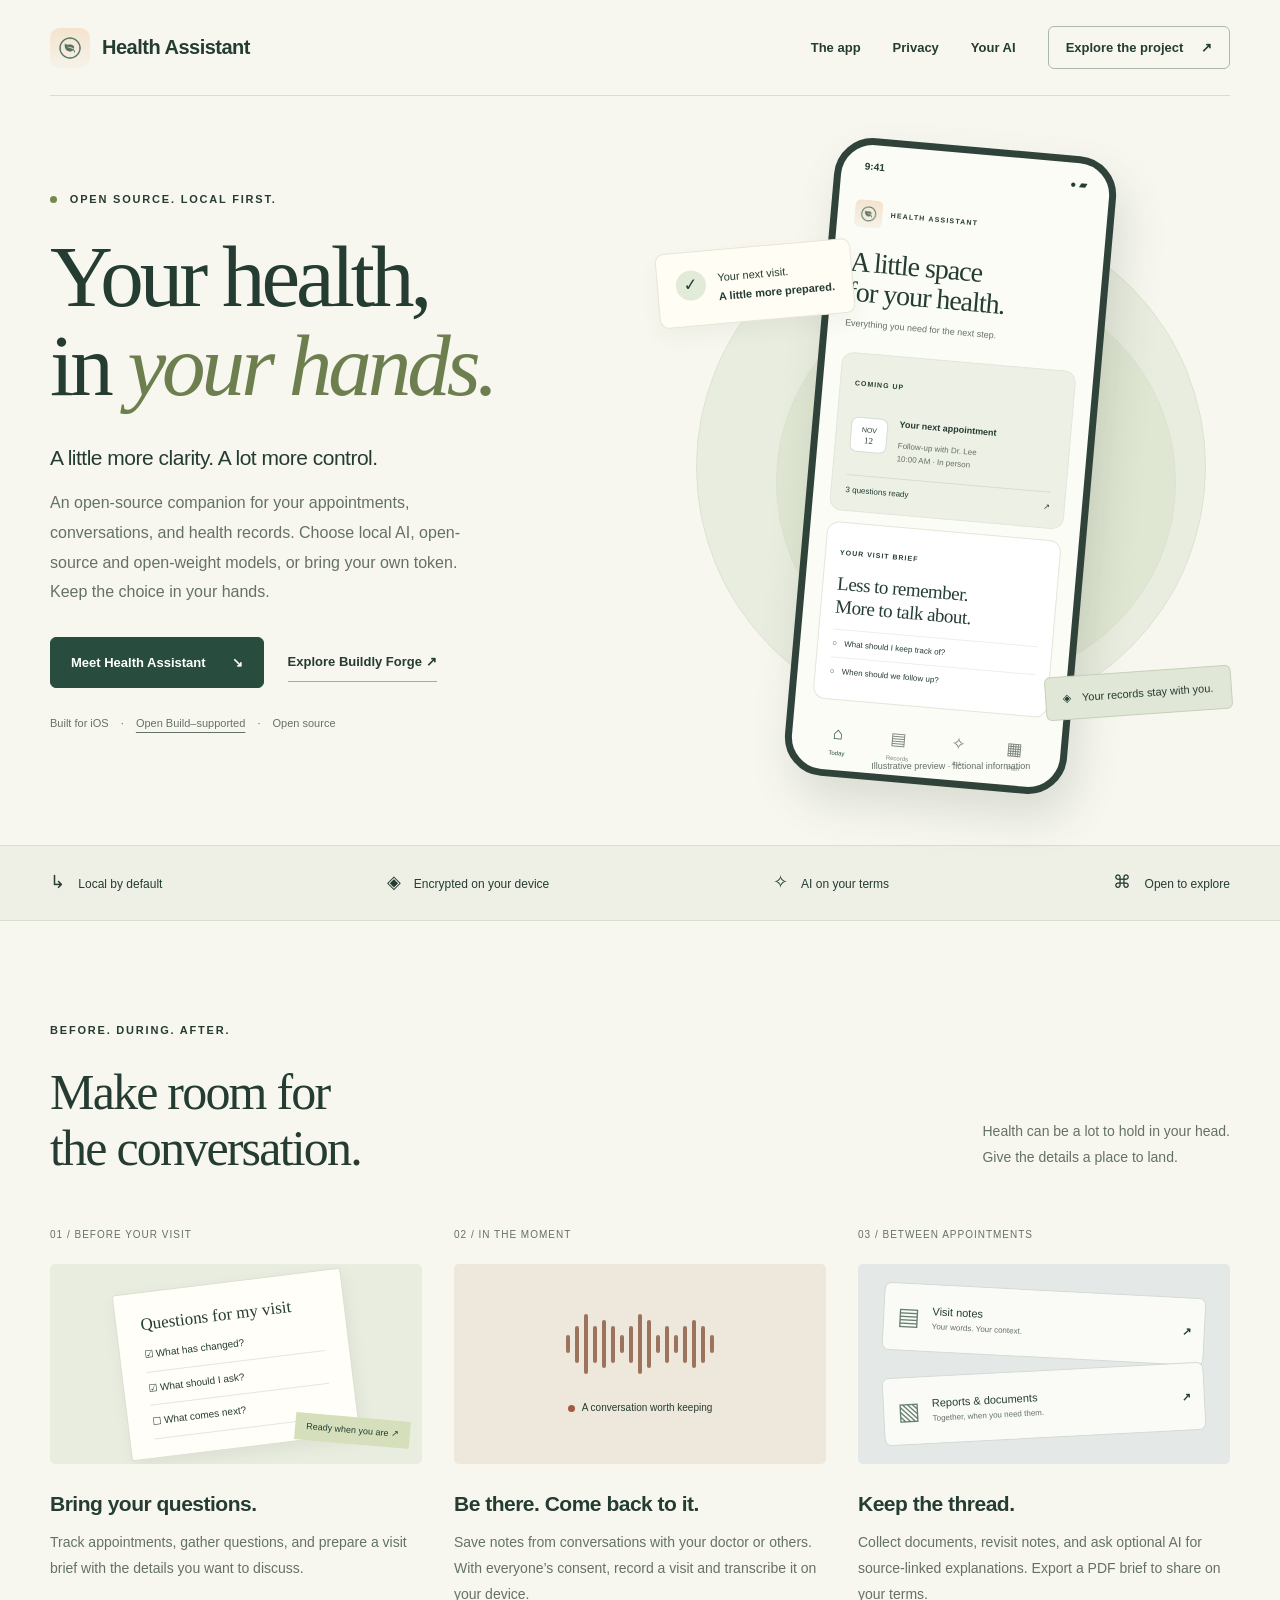
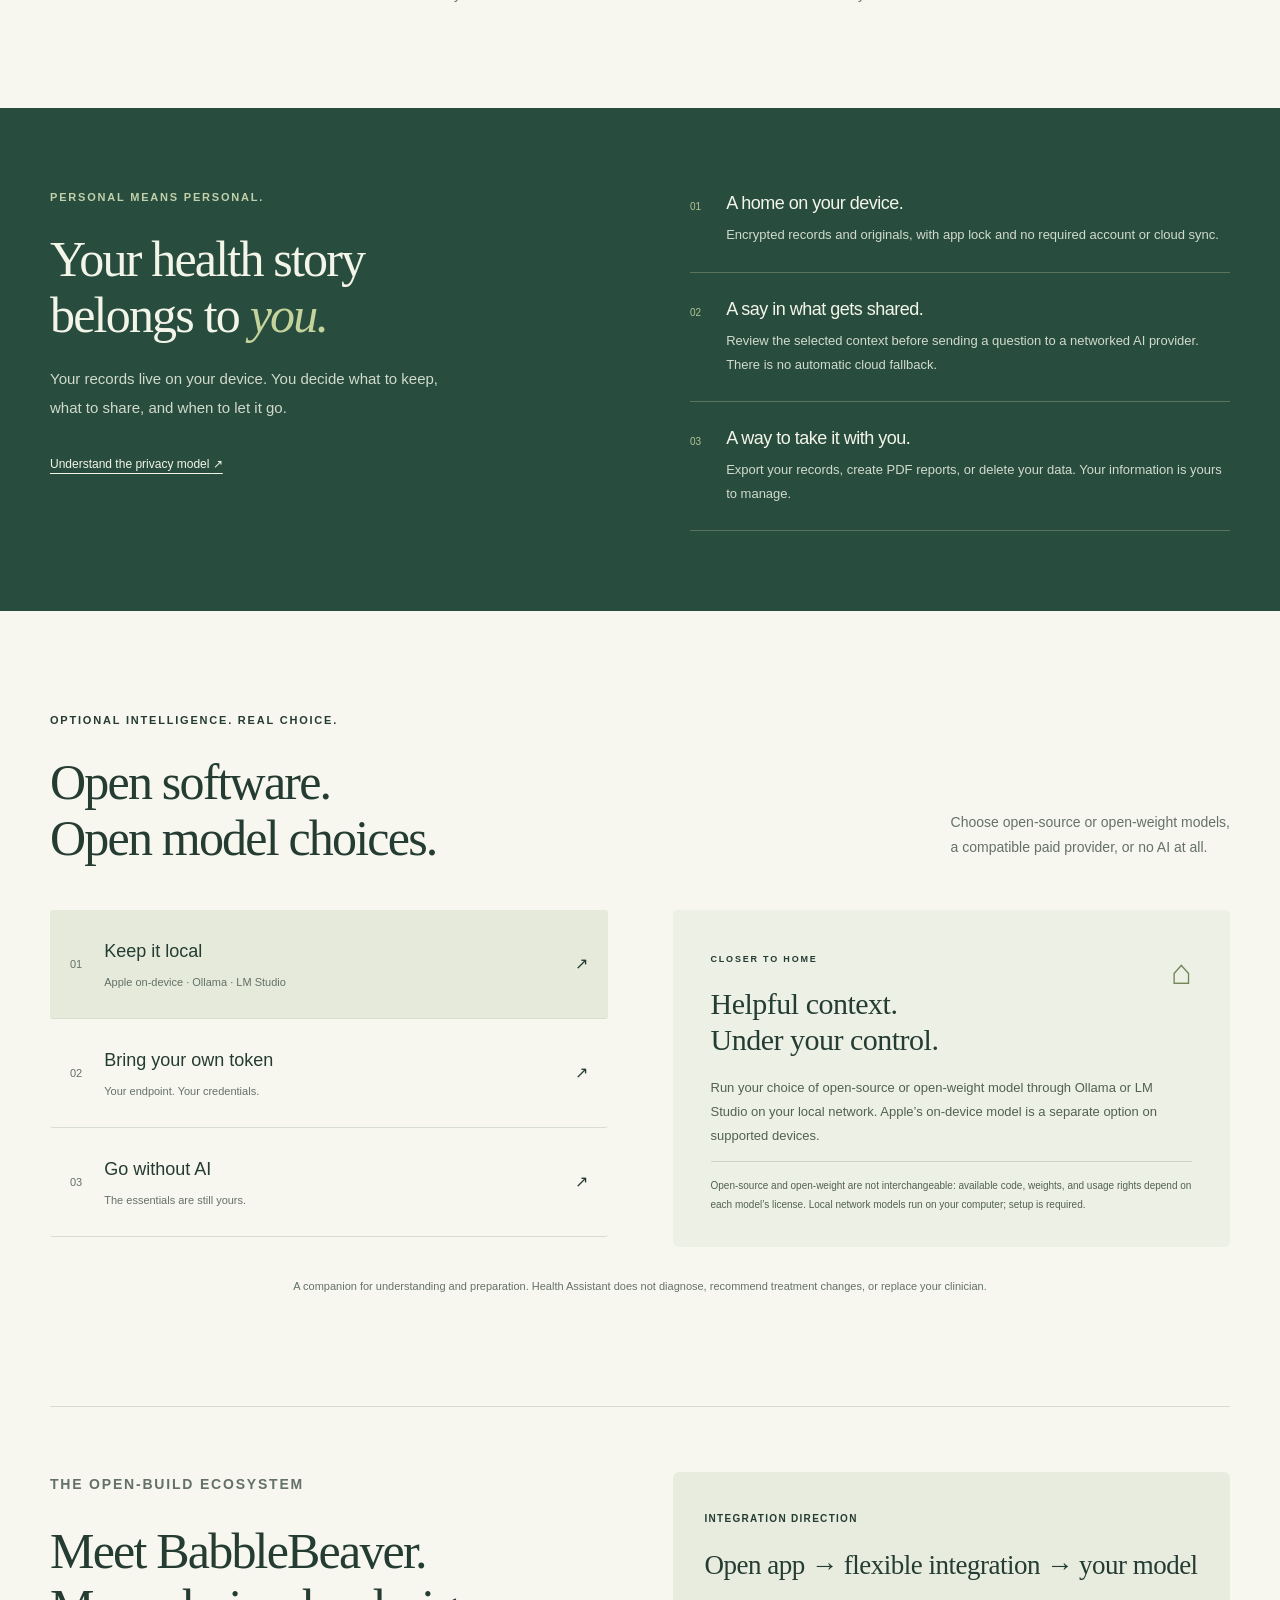
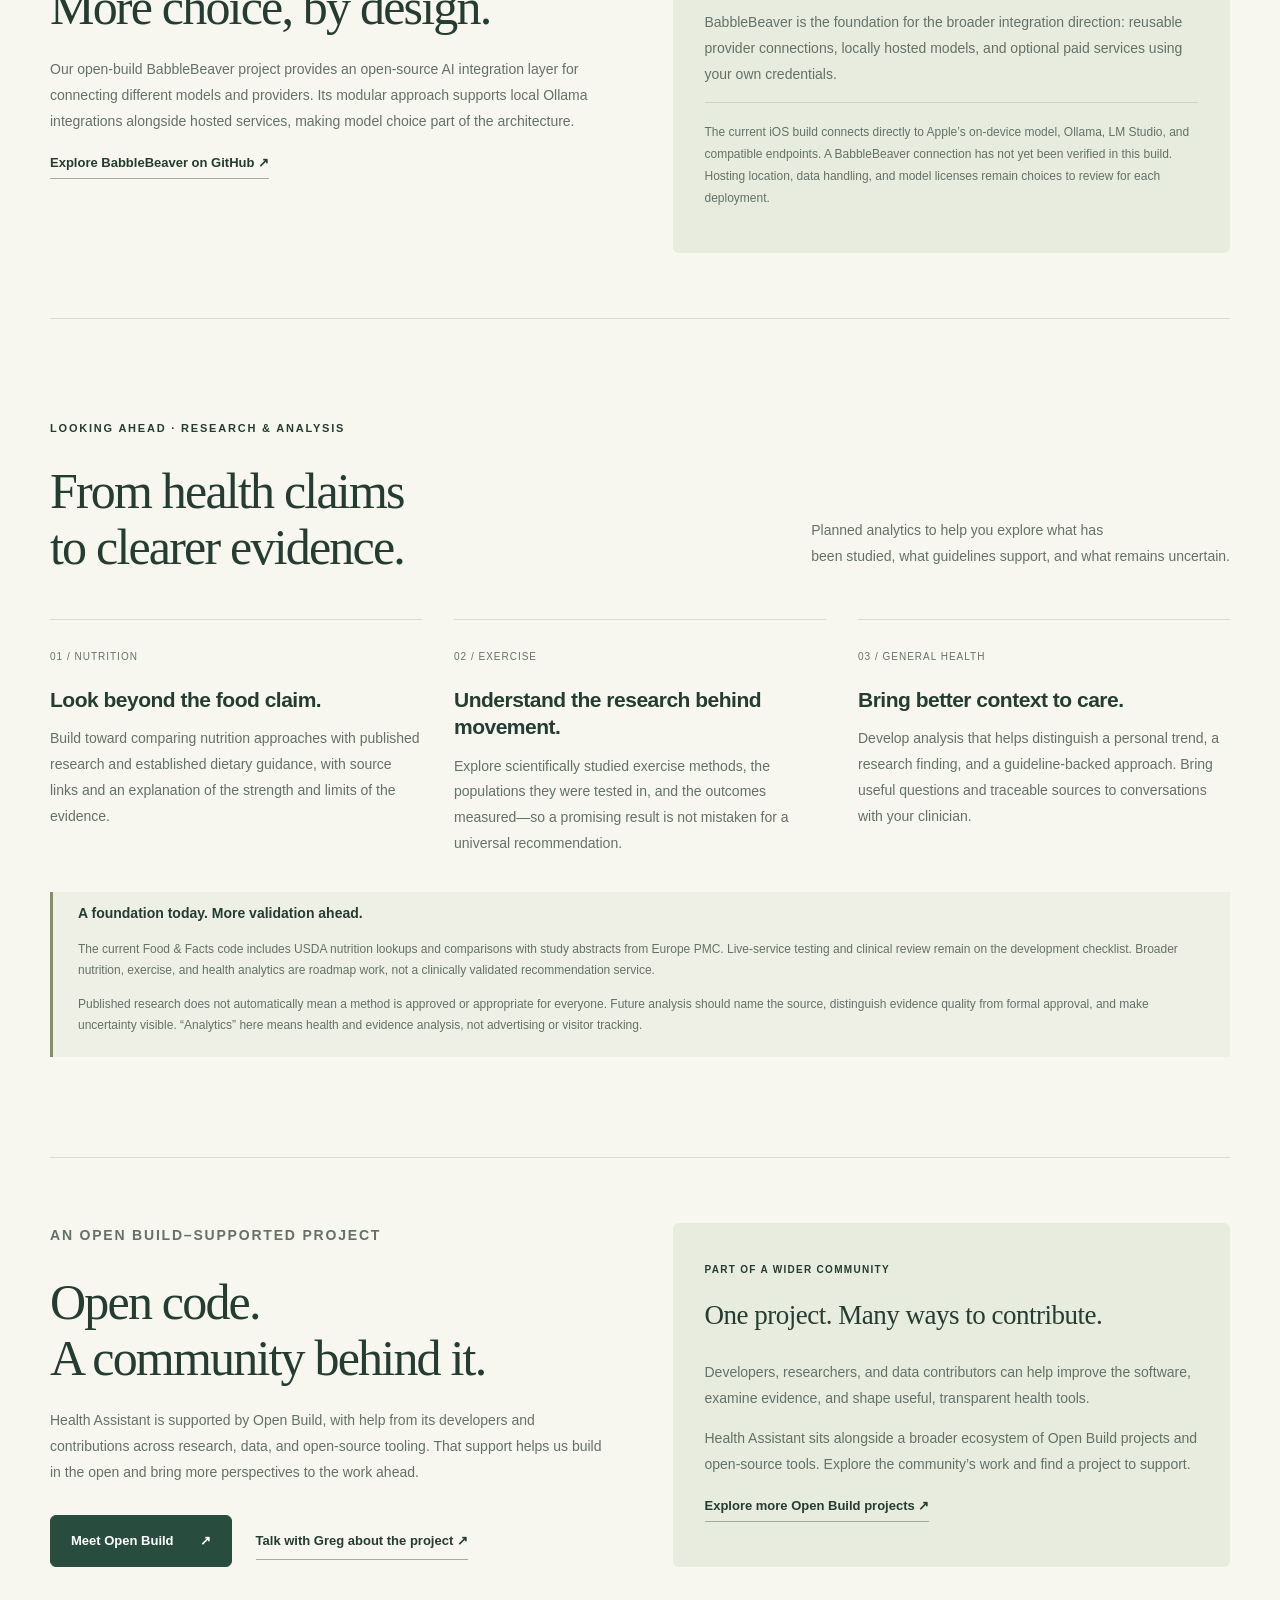
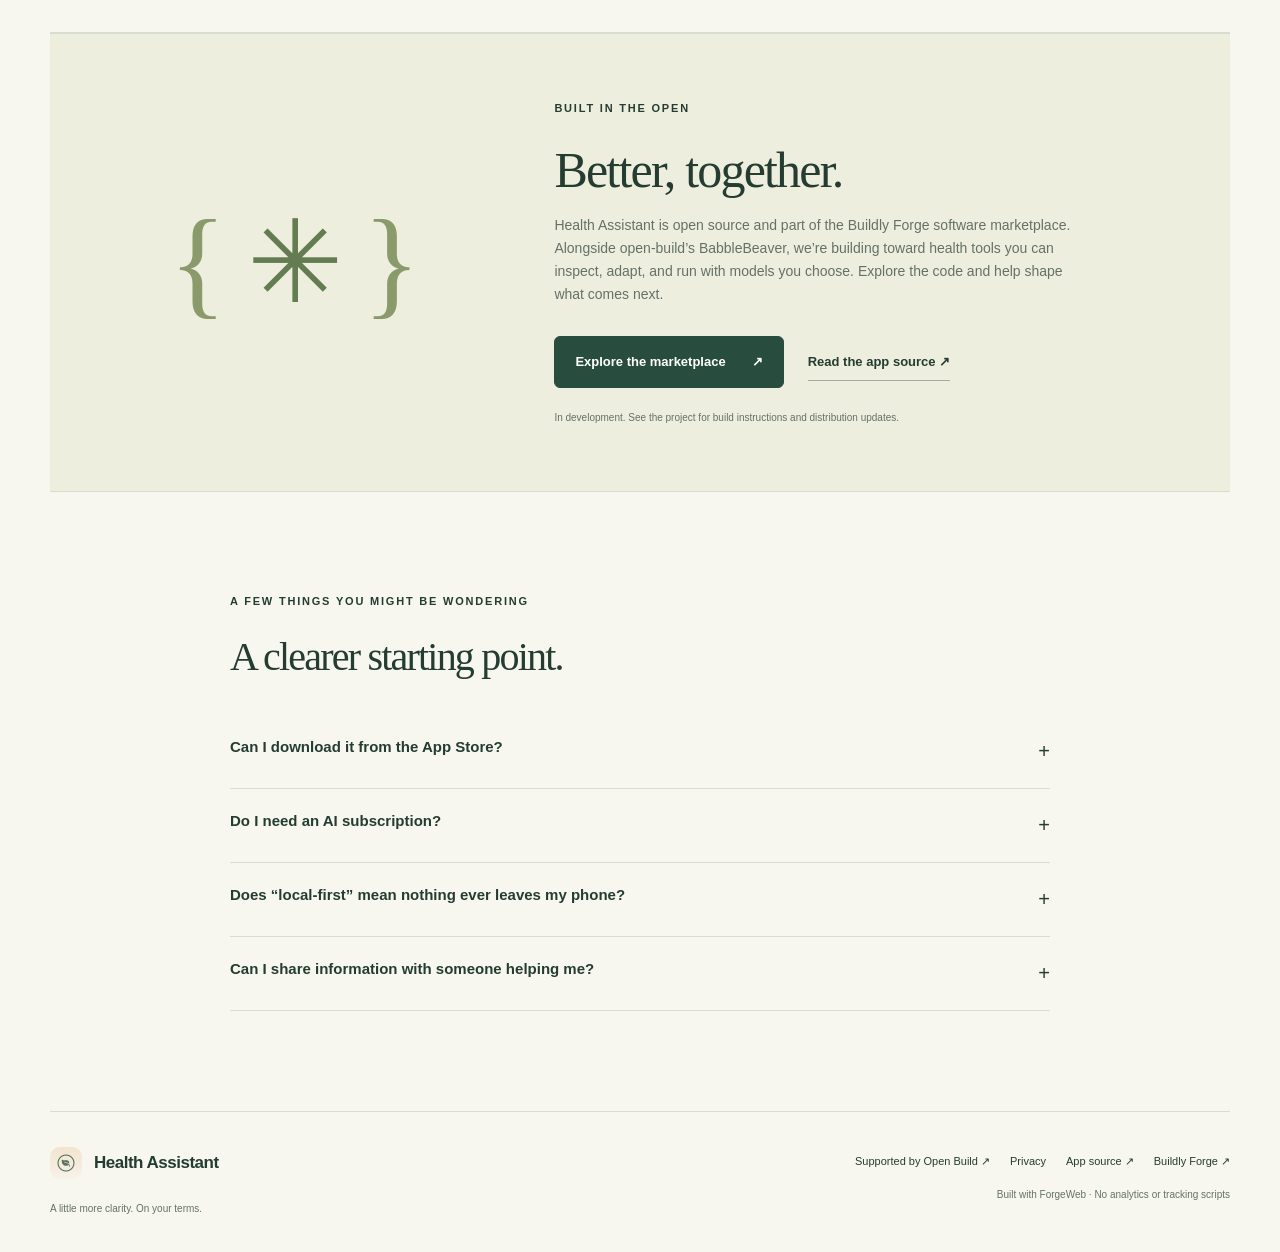
<file: website/index.html>
<!doctype html>
<html lang="en">
<head>
<meta charset="utf-8"><meta name="viewport" content="width=device-width, initial-scale=1">
<title>Health Assistant — Your health, in your hands.</title>
<meta name="description" content="A local-first health companion for iOS. Prepare for appointments, keep conversations and records together, and choose where your AI runs.">
<meta name="theme-color" content="#244b3d"><meta property="og:title" content="Health Assistant — Your health, in your hands."><meta property="og:description" content="Remember the conversation. Prepare for the next one. A local-first, open-source health companion."><meta property="og:type" content="website">
<link rel="icon" href="assets/app-icon.png"><link rel="stylesheet" href="assets/site.css"><script defer src="assets/site.js"></script>
</head>
<body>
<a class="skip" href="#main">Skip to content</a>
<header class="header wrap"><a class="brand" href="./" aria-label="Health Assistant home"><img src="assets/app-icon.png" width="40" height="40" alt=""><span>Health Assistant</span></a><nav aria-label="Main navigation"><a href="#how-it-works">The app</a><a href="#privacy">Privacy</a><a href="#your-ai">Your AI</a><a class="nav-cta" href="#open-source">Explore the project <span aria-hidden="true">↗</span></a></nav></header>
<main id="main">
<section class="hero wrap">
<div class="hero-copy"><p class="eyebrow"><span class="status-dot"></span> OPEN SOURCE. LOCAL FIRST.</p><h1>Your health,<br>in <em>your hands.</em></h1><p class="lede">A little more clarity. A lot more control.</p><p class="intro">An open-source companion for your appointments, conversations, and health records. Choose local AI, open-source and open-weight models, or bring your own token. Keep the choice in your hands.</p><div class="actions"><a class="button" href="#how-it-works">Meet Health Assistant <span aria-hidden="true">↘</span></a><a class="text-link" href="https://collab.buildly.io/marketplace/">Explore Buildly Forge <span aria-hidden="true">↗</span></a></div><p class="hero-note">Built for iOS <span>·</span> <a href="#open-build">Open Build–supported</a> <span>·</span> Open source</p></div>
<div class="hero-visual"><div class="orbit orbit-one"></div><div class="orbit orbit-two"></div><div class="floating-note"><span class="note-icon" aria-hidden="true">✓</span><div>Your next visit.<br><strong>A little more prepared.</strong></div></div><div class="phone" aria-label="Illustrative Health Assistant app preview with fictional content"><div class="phone-top"><span>9:41</span><span aria-hidden="true">● ▰</span></div><div class="phone-heading"><img src="assets/app-icon.png" alt="" width="28" height="28"><span>HEALTH ASSISTANT</span></div><h2>A little space<br>for your health.</h2><p class="phone-sub">Everything you need for the next step.</p><div class="phone-card appointment"><span class="mini-label">COMING UP</span><div class="appointment-row"><div class="date-tile">NOV<strong>12</strong></div><div><strong>Your next appointment</strong><p>Follow-up with Dr. Lee<br>10:00 AM · In person</p></div></div><div class="card-footer"><span>3 questions ready</span><span aria-hidden="true">↗</span></div></div><div class="phone-card"><span class="mini-label">YOUR VISIT BRIEF</span><h3>Less to remember.<br>More to talk about.</h3><div class="mock-question"><span aria-hidden="true">○</span> What should I keep track of?</div><div class="mock-question"><span aria-hidden="true">○</span> When should we follow up?</div></div><div class="phone-tabs" aria-hidden="true"><span class="selected">⌂<small>Today</small></span><span>▤<small>Records</small></span><span>✧<small>Ask</small></span><span>▦<small>Plan</small></span></div></div><p class="preview-caption">Illustrative preview · fictional information</p><div class="privacy-tag"><span aria-hidden="true">◈</span> Your records stay with you.</div></div>
</section>
<div class="principles"><div class="wrap"><span><i aria-hidden="true">↳</i> Local by default</span><span><i aria-hidden="true">◈</i> Encrypted on your device</span><span><i aria-hidden="true">✧</i> AI on your terms</span><span><i aria-hidden="true">⌘</i> Open to explore</span></div></div>
<section id="how-it-works" class="section wrap"><div class="section-heading"><div><p class="eyebrow">BEFORE. DURING. AFTER.</p><h2>Make room for<br>the conversation.</h2></div><p>Health can be a lot to hold in your head.<br>Give the details a place to land.</p></div><div class="journey"><article><span class="step">01 / BEFORE YOUR VISIT</span><div class="feature-art questions-art" aria-hidden="true"><div class="paper"><span>Questions for my visit</span><p>☑ What has changed?</p><p>☑ What should I ask?</p><p>☐ What comes next?</p></div><span class="art-sticker">Ready when you are ↗</span></div><h3>Bring your questions.</h3><p>Track appointments, gather questions, and prepare a visit brief with the details you want to discuss.</p></article><article><span class="step">02 / IN THE MOMENT</span><div class="feature-art audio-art" aria-hidden="true"><div class="waveform"><i></i><i></i><i></i><i></i><i></i><i></i><i></i><i></i><i></i><i></i><i></i><i></i><i></i><i></i><i></i><i></i><i></i></div><div class="audio-label"><span class="record-dot"></span> A conversation worth keeping</div></div><h3>Be there. Come back to it.</h3><p>Save notes from conversations with your doctor or others. With everyone’s consent, record a visit and transcribe it on your device.</p></article><article><span class="step">03 / BETWEEN APPOINTMENTS</span><div class="feature-art records-art" aria-hidden="true"><div class="record-sheet"><span>▤</span><div>Visit notes<small>Your words. Your context.</small></div><b>↗</b></div><div class="record-sheet"><span>▧</span><div>Reports & documents<small>Together, when you need them.</small></div><b>↗</b></div></div><h3>Keep the thread.</h3><p>Collect documents, revisit notes, and ask optional AI for source-linked explanations. Export a PDF brief to share on your terms.</p></article></div></section>
<section id="privacy" class="privacy-section"><div class="wrap privacy-grid"><div><p class="eyebrow">PERSONAL MEANS PERSONAL.</p><h2>Your health story<br>belongs to <em>you.</em></h2><p class="privacy-intro">Your records live on your device. You decide what to keep, what to share, and when to let it go.</p><a class="light-link" href="privacy.html">Understand the privacy model <span aria-hidden="true">↗</span></a></div><div class="privacy-points"><article><span aria-hidden="true">01</span><div><h3>A home on your device.</h3><p>Encrypted records and originals, with app lock and no required account or cloud sync.</p></div></article><article><span aria-hidden="true">02</span><div><h3>A say in what gets shared.</h3><p>Review the selected context before sending a question to a networked AI provider. There is no automatic cloud fallback.</p></div></article><article><span aria-hidden="true">03</span><div><h3>A way to take it with you.</h3><p>Export your records, create PDF reports, or delete your data. Your information is yours to manage.</p></div></article></div></div></section>
<section id="your-ai" class="section wrap"><div class="section-heading"><div><p class="eyebrow">OPTIONAL INTELLIGENCE. REAL CHOICE.</p><h2>Open software.<br>Open model choices.</h2></div><p>Choose open-source or open-weight models,<br>a compatible paid provider, or no AI at all.</p></div><div class="ai-layout"><div class="ai-selector" role="tablist" aria-label="AI options"><button id="tab-local" role="tab" aria-selected="true" aria-controls="panel-ai" data-mode="local"><span>01</span><div>Keep it local<small>Apple on-device · Ollama · LM Studio</small></div><b aria-hidden="true">↗</b></button><button id="tab-token" role="tab" aria-selected="false" aria-controls="panel-ai" tabindex="-1" data-mode="token"><span>02</span><div>Bring your own token<small>Your endpoint. Your credentials.</small></div><b aria-hidden="true">↗</b></button><button id="tab-none" role="tab" aria-selected="false" aria-controls="panel-ai" tabindex="-1" data-mode="none"><span>03</span><div>Go without AI<small>The essentials are still yours.</small></div><b aria-hidden="true">↗</b></button></div><div id="panel-ai" class="ai-panel" role="tabpanel" aria-labelledby="tab-local" tabindex="0"><span class="panel-symbol" aria-hidden="true">⌂</span><p class="eyebrow" id="ai-label">CLOSER TO HOME</p><h3 id="ai-title">Helpful context.<br>Under your control.</h3><p id="ai-description">Run your choice of open-source or open-weight model through Ollama or LM Studio on your local network. Apple’s on-device model is a separate option on supported devices.</p><p class="ai-footnote" id="ai-footnote">Open-source and open-weight are not interchangeable: available code, weights, and usage rights depend on each model’s license. Local network models run on your computer; setup is required.</p></div></div><p class="care-note">A companion for understanding and preparation. Health Assistant does not diagnose, recommend treatment changes, or replace your clinician.</p></section>
<section id="babblebeaver" class="integration-section wrap"><div><p class="eyebrow">THE OPEN-BUILD ECOSYSTEM</p><h2>Meet BabbleBeaver.<br>More choice, by design.</h2><p>Our open-build BabbleBeaver project provides an open-source AI integration layer for connecting different models and providers. Its modular approach supports local Ollama integrations alongside hosted services, making model choice part of the architecture.</p><a class="text-link" href="https://github.com/open-build/BabbleBeaver">Explore BabbleBeaver on GitHub ↗</a></div><div class="integration-detail"><span class="roadmap-label">INTEGRATION DIRECTION</span><h3>Open app → flexible integration → your model</h3><p>BabbleBeaver is the foundation for the broader integration direction: reusable provider connections, locally hosted models, and optional paid services using your own credentials.</p><p class="integration-status">The current iOS build connects directly to Apple’s on-device model, Ollama, LM Studio, and compatible endpoints. A BabbleBeaver connection has not yet been verified in this build. Hosting location, data handling, and model licenses remain choices to review for each deployment.</p></div></section>
<section id="research-roadmap" class="section wrap"><div class="section-heading"><div><p class="eyebrow">LOOKING AHEAD · RESEARCH & ANALYSIS</p><h2>From health claims<br>to clearer evidence.</h2></div><p>Planned analytics to help you explore what has<br>been studied, what guidelines support, and what remains uncertain.</p></div><div class="journey roadmap"><article><span class="step">01 / NUTRITION</span><h3>Look beyond the food claim.</h3><p>Build toward comparing nutrition approaches with published research and established dietary guidance, with source links and an explanation of the strength and limits of the evidence.</p></article><article><span class="step">02 / EXERCISE</span><h3>Understand the research behind movement.</h3><p>Explore scientifically studied exercise methods, the populations they were tested in, and the outcomes measured—so a promising result is not mistaken for a universal recommendation.</p></article><article><span class="step">03 / GENERAL HEALTH</span><h3>Bring better context to care.</h3><p>Develop analysis that helps distinguish a personal trend, a research finding, and a guideline-backed approach. Bring useful questions and traceable sources to conversations with your clinician.</p></article></div><div class="research-note"><strong>A foundation today. More validation ahead.</strong><p>The current Food & Facts code includes USDA nutrition lookups and comparisons with study abstracts from Europe PMC. Live-service testing and clinical review remain on the development checklist. Broader nutrition, exercise, and health analytics are roadmap work, not a clinically validated recommendation service.</p><p>Published research does not automatically mean a method is approved or appropriate for everyone. Future analysis should name the source, distinguish evidence quality from formal approval, and make uncertainty visible. “Analytics” here means health and evidence analysis, not advertising or visitor tracking.</p></div></section>
<section id="open-build" class="integration-section wrap"><div><p class="eyebrow">AN OPEN BUILD–SUPPORTED PROJECT</p><h2>Open code.<br>A community behind it.</h2><p>Health Assistant is supported by Open Build, with help from its developers and contributions across research, data, and open-source tooling. That support helps us build in the open and bring more perspectives to the work ahead.</p><div class="actions"><a class="button" href="https://www.open.build/">Meet Open Build <span aria-hidden="true">↗</span></a><a class="text-link" href="https://www.calendly.com/buildly-greg">Talk with Greg about the project ↗</a></div></div><div class="integration-detail"><span class="roadmap-label">PART OF A WIDER COMMUNITY</span><h3>One project. Many ways to contribute.</h3><p>Developers, researchers, and data contributors can help improve the software, examine evidence, and shape useful, transparent health tools.</p><p>Health Assistant sits alongside a broader ecosystem of Open Build projects and open-source tools. Explore the community’s work and find a project to support.</p><a class="text-link" href="https://www.open.build/#open-source">Explore more Open Build projects ↗</a></div></section>
<section id="open-source" class="open-section wrap"><div class="open-mark" aria-hidden="true">{<span>✳</span>}</div><div><p class="eyebrow">BUILT IN THE OPEN</p><h2>Better, together.</h2><p>Health Assistant is open source and part of the Buildly Forge software marketplace. Alongside open-build’s BabbleBeaver, we’re building toward health tools you can inspect, adapt, and run with models you choose. Explore the code and help shape what comes next.</p><div class="actions"><a class="button" href="https://collab.buildly.io/marketplace/">Explore the marketplace <span aria-hidden="true">↗</span></a><a class="text-link" href="https://github.com/glind/HealthAssistant">Read the app source <span aria-hidden="true">↗</span></a></div><p class="availability">In development. See the project for build instructions and distribution updates.</p></div></section>
<section class="faq section wrap"><p class="eyebrow">A FEW THINGS YOU MIGHT BE WONDERING</p><h2>A clearer starting point.</h2><details><summary>Can I download it from the App Store?</summary><p>We’re not linking an App Store release yet. Explore the app source for build instructions and follow the Buildly Forge project for distribution updates.</p></details><details><summary>Do I need an AI subscription?</summary><p>No. Appointments, notes, documents, and visit preparation work without AI. If you enable AI, you choose the provider. Local models require a compatible setup; paid services may charge separately.</p></details><details><summary>Does “local-first” mean nothing ever leaves my phone?</summary><p>Your records are stored locally. If you choose a networked AI provider, approved context is sent to that provider. You can also explicitly export or share reports. See the <a href="privacy.html">privacy model</a> for the distinctions.</p></details><details><summary>Can I share information with someone helping me?</summary><p>You can export reports and choose what to share yourself. Live caregiver accounts, shared workspaces, and cloud sync are not current app features.</p></details></section>
</main><footer class="footer wrap"><div><a class="brand" href="./"><img src="assets/app-icon.png" width="32" height="32" alt="">Health Assistant</a><p>A little more clarity. On your terms.</p></div><div><a href="https://www.open.build/">Supported by Open Build ↗</a><a href="privacy.html">Privacy</a><a href="https://github.com/glind/HealthAssistant">App source ↗</a><a href="https://collab.buildly.io/marketplace/">Buildly Forge ↗</a><p>Built with ForgeWeb · No analytics or tracking scripts</p></div></footer>
</body></html>
</file>
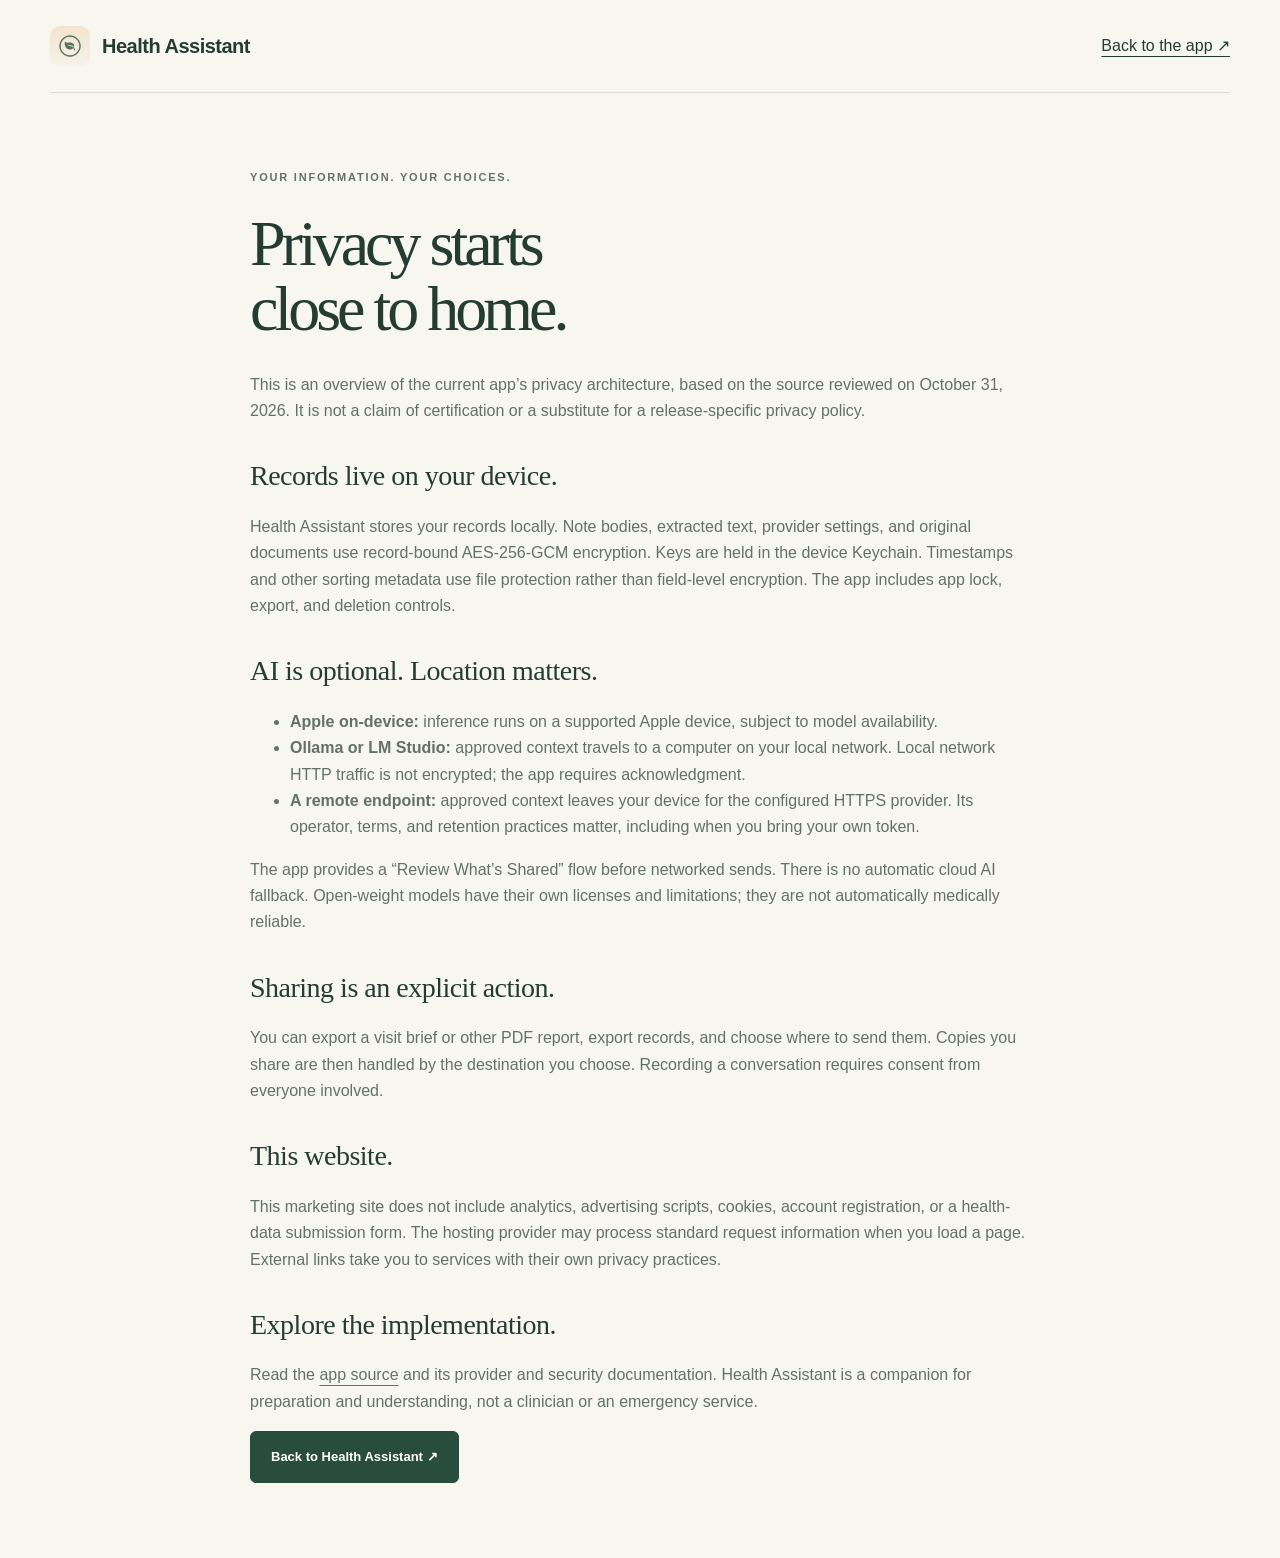
<file: website/privacy.html>
<!doctype html><html lang="en"><head><meta charset="utf-8"><meta name="viewport" content="width=device-width,initial-scale=1"><title>Privacy model — Health Assistant</title><meta name="description" content="How Health Assistant stores records, connects optional AI, and gives you control over sharing."><link rel="icon" href="assets/app-icon.png"><link rel="stylesheet" href="assets/site.css"></head><body><a class="skip" href="#main">Skip to content</a><header class="header wrap"><a class="brand" href="./"><img src="assets/app-icon.png" alt="" width="40" height="40">Health Assistant</a><a href="./">Back to the app ↗</a></header><main id="main" class="wrap prose"><p class="eyebrow">YOUR INFORMATION. YOUR CHOICES.</p><h1>Privacy starts<br>close to home.</h1><p>This is an overview of the current app’s privacy architecture, based on the source reviewed on October 31, 2026. It is not a claim of certification or a substitute for a release-specific privacy policy.</p><h2>Records live on your device.</h2><p>Health Assistant stores your records locally. Note bodies, extracted text, provider settings, and original documents use record-bound AES-256-GCM encryption. Keys are held in the device Keychain. Timestamps and other sorting metadata use file protection rather than field-level encryption. The app includes app lock, export, and deletion controls.</p><h2>AI is optional. Location matters.</h2><ul><li><strong>Apple on-device:</strong> inference runs on a supported Apple device, subject to model availability.</li><li><strong>Ollama or LM Studio:</strong> approved context travels to a computer on your local network. Local network HTTP traffic is not encrypted; the app requires acknowledgment.</li><li><strong>A remote endpoint:</strong> approved context leaves your device for the configured HTTPS provider. Its operator, terms, and retention practices matter, including when you bring your own token.</li></ul><p>The app provides a “Review What’s Shared” flow before networked sends. There is no automatic cloud AI fallback. Open-weight models have their own licenses and limitations; they are not automatically medically reliable.</p><h2>Sharing is an explicit action.</h2><p>You can export a visit brief or other PDF report, export records, and choose where to send them. Copies you share are then handled by the destination you choose. Recording a conversation requires consent from everyone involved.</p><h2>This website.</h2><p>This marketing site does not include analytics, advertising scripts, cookies, account registration, or a health-data submission form. The hosting provider may process standard request information when you load a page. External links take you to services with their own privacy practices.</p><h2>Explore the implementation.</h2><p>Read the <a href="https://github.com/glind/HealthAssistant">app source</a> and its provider and security documentation. Health Assistant is a companion for preparation and understanding, not a clinician or an emergency service.</p><a class="button" href="./">Back to Health Assistant ↗</a></main></body></html>
</file>
<file: website/assets/site.css>
:root{--ink:#243c32;--green:#284d3e;--sage:#dfe8db;--cream:#f7f7ef;--muted:#647168;--line:#d8ddd1;--white:#fff;--serif:Georgia,'Times New Roman',serif}*{box-sizing:border-box}html{scroll-behavior:smooth;scroll-padding-top:30px}body{margin:0;background:var(--cream);color:var(--ink);font:16px/1.65 -apple-system,BlinkMacSystemFont,'Segoe UI',sans-serif}a{color:inherit;text-underline-offset:5px}button{font:inherit}a,button,summary{-webkit-tap-highlight-color:transparent}a:focus-visible,button:focus-visible,summary:focus-visible,[tabindex]:focus-visible{outline:3px solid #b86632;outline-offset:5px}a:hover{color:#667e3e}.wrap{width:min(1180px,calc(100% - 96px));margin:auto}.skip{position:absolute;top:-70px;left:20px;z-index:20;background:white;padding:10px}.skip:focus{top:10px}.header{display:flex;align-items:center;justify-content:space-between;padding:26px 0;border-bottom:1px solid var(--line)}.brand{display:inline-flex;align-items:center;gap:12px;font-weight:650;letter-spacing:-.5px;text-decoration:none;font-size:20px}.brand img{border-radius:10px}.header nav{display:flex;gap:32px;align-items:center;font-size:13px;font-weight:600}.header nav a{text-decoration:none}.nav-cta{border:1px solid #abb9ab;padding:10px 17px;border-radius:6px}.nav-cta span{margin-left:14px}.hero{display:grid;grid-template-columns:1.05fr 1fr;gap:35px;min-height:720px;align-items:center;padding-top:50px;padding-bottom:58px}.eyebrow{font-size:11px;font-weight:700;letter-spacing:1.8px;margin:0 0 25px}.status-dot{display:inline-block;width:7px;height:7px;background:#748a4c;border-radius:50%;margin-right:8px}h1,h2,h3,p{margin-top:0}h1{font:normal clamp(60px,6.8vw,88px)/1.02 var(--serif);letter-spacing:-4px;margin-bottom:30px}em{font-weight:normal;color:#6d7f4f}h2{font:normal 50px/1.12 var(--serif);letter-spacing:-1.8px;margin-bottom:22px}h3{line-height:1.3;font-size:22px;letter-spacing:-.5px}.lede{font-size:21px;margin-bottom:13px;letter-spacing:-.5px}.intro{max-width:425px;color:var(--muted);font-size:16px;line-height:1.85}.actions{display:flex;gap:24px;align-items:center;flex-wrap:wrap;margin-top:30px}.button{background:var(--green);color:white;border:1px solid var(--green);border-radius:6px;padding:14px 20px;display:inline-flex;gap:26px;align-items:center;text-decoration:none;font-size:13px;font-weight:600}.button:hover{background:#3b614e;color:white}.text-link{font-size:13px;font-weight:600;text-decoration:none;border-bottom:1px solid #a2ada0;padding:8px 0}.hero-note{font-size:11px;color:var(--muted);margin-top:26px}.hero-note span{margin:0 9px}.hero-visual{position:relative;min-height:600px;display:flex;align-items:center;justify-content:center}.orbit{position:absolute;border:1px solid #dce3d1;border-radius:50%;width:510px;height:510px;background:#e9eddf;z-index:-1}.orbit-two{width:400px;height:400px;background:#dfe6d2;transform:translate(25px,15px)}.phone{width:283px;background:#fbfcf6;border:7px solid #30433b;border-radius:39px;padding:14px 17px 12px;box-shadow:10px 23px 45px #34433324;transform:rotate(5deg);position:relative}.phone-top{display:flex;justify-content:space-between;font-size:10px;font-weight:700;margin-bottom:24px;padding:0 6px}.phone-heading{display:flex;align-items:center;gap:8px;font-size:7px;letter-spacing:1.2px;font-weight:650;margin-bottom:20px}.phone-heading img{border-radius:6px}.phone h2{font-size:28px;letter-spacing:-1px;margin-bottom:8px;line-height:1.1}.phone-sub{font-size:9px;color:var(--muted);margin-bottom:21px}.phone-card{background:white;border:1px solid #e3e6da;border-radius:12px;padding:14px;margin-top:11px}.phone-card.appointment{background:#edf0e5}.mini-label{font-size:7px;letter-spacing:1px;font-weight:750}.appointment-row{display:flex;align-items:center;gap:11px;margin:12px 0}.date-tile{background:#fff;border:1px solid var(--line);padding:6px 10px;text-align:center;border-radius:7px;font-size:7px}.date-tile strong{display:block;font:24px var(--serif)}.appointment-row>div>strong{font-size:9px}.appointment-row p{font-size:8px;line-height:1.7;color:var(--muted);margin:3px 0 0}.card-footer{border-top:1px solid var(--line);padding-top:8px;font-size:8px;display:flex;justify-content:space-between}.phone-card h3{font:19px/1.2 var(--serif);margin:10px 0}.mock-question{font-size:8px;padding:7px 0;border-top:1px solid #eee}.mock-question span{margin-right:5px}.phone-tabs{display:flex;justify-content:space-around;margin-top:20px;text-align:center;color:#7b857b;font-size:17px}.phone-tabs small{display:block;font-size:6px}.phone-tabs .selected{color:#244b3d}.floating-note{position:absolute;left:-14px;top:100px;z-index:2;transform:rotate(-5deg);background:#fffdf4;padding:18px;border:1px solid #e7e6d8;border-radius:9px;box-shadow:0 10px 20px #3443330c;display:flex;gap:12px;font-size:11px;line-height:1.7}.note-icon{width:30px;height:30px;border-radius:50%;background:#e2ead8;display:grid;place-items:center;font-size:17px}.floating-note strong{font-weight:550}.privacy-tag{position:absolute;bottom:72px;right:-2px;background:#e1e7d6;border:1px solid #c5d0b8;transform:rotate(-4deg);padding:12px 17px;font-size:11px;border-radius:6px}.privacy-tag span{margin-right:8px}.preview-caption{position:absolute;bottom:4px;left:0;right:0;text-align:center;font-size:9px;color:var(--muted)}.principles{border-block:1px solid var(--line);background:#eef0e6}.principles .wrap{display:flex;justify-content:space-between;padding:22px 0;font-size:12px}.principles i{font-size:18px;font-style:normal;margin-right:10px}.section{padding-top:100px;padding-bottom:100px}.section-heading{display:flex;justify-content:space-between;align-items:end;gap:40px;margin-bottom:44px}.section-heading h2{margin:0}.section-heading>p{font-size:14px;color:var(--muted);line-height:1.85;margin-bottom:5px}.journey{display:grid;grid-template-columns:repeat(3,1fr);gap:32px}.step{font-size:10px;letter-spacing:1px;color:var(--muted)}.feature-art{height:200px;margin:18px 0 26px;background:#e9eddf;position:relative;overflow:hidden;display:flex;align-items:center;justify-content:center;border-radius:5px}.journey h3{font-size:21px;margin-bottom:13px}.journey article>p{font-size:14px;color:var(--muted);line-height:1.85;margin:0}.paper{background:#fffef8;transform:rotate(-7deg);padding:18px 24px;box-shadow:2px 6px 15px #38423212;width:230px;border:1px solid #dce0d2;border-radius:3px}.paper>span{font-family:var(--serif);font-size:17px}.paper p{font-size:10px;border-bottom:1px solid #e4e7db;margin:0;padding:8px 0}.art-sticker{position:absolute;right:12px;bottom:20px;background:#d5dfbc;padding:6px 11px;font-size:9px;transform:rotate(5deg)}.audio-art{background:#eee7dc;flex-direction:column;gap:23px}.waveform{height:65px;display:flex;gap:5px;align-items:center}.waveform i{width:4px;height:18px;border-radius:5px;background:#9c745e}.waveform i:nth-child(3n){height:60px}.waveform i:nth-child(2n){height:37px}.waveform i:nth-child(5n){height:48px}.audio-label{font-size:10px;display:flex;align-items:center;gap:7px}.record-dot{width:7px;height:7px;background:#a25a46;border-radius:50%}.records-art{background:#e4e9e7;flex-direction:column;gap:12px;padding:25px}.record-sheet{display:flex;align-items:center;gap:12px;background:#fafbf6;width:100%;padding:13px;border:1px solid #d3dbd4;border-radius:7px;font-size:11px;transform:rotate(3deg)}.record-sheet+div{transform:rotate(-3deg)}.record-sheet>span{font-size:24px;color:#678071}.record-sheet small{font-size:8px;display:block;color:var(--muted)}.record-sheet b{margin-left:auto}.privacy-section{background:var(--green);color:#f4f5e9;padding:80px 0}.privacy-grid{display:grid;grid-template-columns:1fr 1fr;gap:100px}.privacy-section .eyebrow{color:#c1d0aa}.privacy-section em{color:#c4d29b}.privacy-intro{font-size:15px;line-height:1.9;color:#d1dacd;max-width:390px}.light-link{font-size:12px;color:#f4f5e9;display:inline-block;margin-top:18px}.privacy-points article{display:flex;gap:25px;padding:25px 0;border-bottom:1px solid #59735f}.privacy-points article:first-child{padding-top:4px}.privacy-points article>span{font-size:10px;padding-top:7px;color:#b3c394}.privacy-points h3{font-size:18px;font-weight:500;margin-bottom:8px}.privacy-points p{font-size:13px;line-height:1.8;color:#d1dacd;margin:0}.ai-layout{display:grid;grid-template-columns:1fr 1fr;gap:65px;align-items:start}.ai-selector button{display:flex;width:100%;gap:22px;text-align:left;align-items:center;background:none;border:0;border-bottom:1px solid var(--line);color:var(--ink);padding:27px 20px;cursor:pointer;border-radius:3px}.ai-selector button[aria-selected=true]{background:#e5eadb}.ai-selector button>span{font-size:11px;color:var(--muted)}.ai-selector button div{font-size:18px}.ai-selector button small{font-size:11px;color:var(--muted);display:block;margin-top:6px}.ai-selector button b{font-weight:400;margin-left:auto}.ai-panel{background:#edf0e5;padding:33px 38px;min-height:330px;border-radius:5px}.panel-symbol{float:right;font-size:35px;color:#738658}.ai-panel .eyebrow{font-size:9px;margin-top:9px;margin-bottom:19px}.ai-panel h3{font:30px/1.2 var(--serif);margin-bottom:18px;letter-spacing:-.5px}.ai-panel p:not(.eyebrow){font-size:13px;color:#526151;line-height:1.85}.ai-panel .ai-footnote{font-size:10px!important;border-top:1px solid #cdd7c4;padding-top:15px;margin-bottom:0}.care-note{font-size:11px;color:var(--muted);margin-top:30px;text-align:center}.open-section{border-block:1px solid var(--line);display:grid;grid-template-columns:.75fr 1.25fr;gap:75px;padding:65px 60px;background:#eeeede}.open-mark{display:flex;align-items:center;justify-content:center;gap:20px;font:120px var(--serif);color:#8b9a6b}.open-mark span{font:115px var(--serif);color:#647c51}.open-section h2{margin-bottom:16px}.open-section p:not(.eyebrow){font-size:14px;color:var(--muted);max-width:520px}.open-section .availability{font-size:10px!important;margin:22px 0 0}.faq{max-width:820px}.faq h2{font-size:40px;margin-bottom:35px}.faq details{border-bottom:1px solid var(--line);padding:20px 0}.faq summary{cursor:pointer;font-size:15px;font-weight:550;list-style:none;display:flex;justify-content:space-between;gap:20px}.faq summary::after{content:'+';font-size:20px;font-weight:400}.faq details[open] summary::after{content:'−'}.faq details p{font-size:14px;color:var(--muted);margin:15px 30px 2px 0}.footer{border-top:1px solid var(--line);padding-top:35px;padding-bottom:35px;display:flex;justify-content:space-between;gap:25px}.footer .brand{font-size:17px}.footer p{font-size:10px;color:var(--muted);margin:13px 0 0}.footer>div:last-child{text-align:right}.footer>div>a:not(.brand){font-size:11px;margin-left:20px;text-decoration:none}.prose{max-width:780px;padding-block:75px}.prose h1{font-size:64px}.prose h2{font-size:28px;margin-top:36px;letter-spacing:-.5px}.prose p,.prose li{color:var(--muted)}@media(min-width:1450px){.hero{min-height:770px}}@media(max-width:1050px){.wrap{width:calc(100% - 56px)}.header nav{gap:20px}.hero{gap:10px}.hero-visual{transform:scale(.88)}.orbit{width:430px;height:430px}.floating-note{left:-35px}.privacy-tag{right:-20px}.actions{gap:17px}.privacy-grid{gap:50px}.ai-layout{gap:30px}.open-section{padding:45px}.open-mark{font-size:90px;gap:10px}.open-mark span{font-size:90px}}@media(max-width:760px){.wrap{width:calc(100% - 40px)}.header{padding:18px 0;flex-wrap:wrap;gap:18px}.brand{font-size:18px}.header nav{width:100%;justify-content:space-between;gap:10px;font-size:11px}.nav-cta{padding:6px 10px}.hero{grid-template-columns:1fr;padding-top:45px;padding-bottom:20px;gap:0}.hero-copy{max-width:520px}h1{font-size:66px;letter-spacing:-3px}.eyebrow{font-size:10px;letter-spacing:1.4px}.intro{font-size:15px}.hero-visual{min-height:580px;transform:scale(.93);margin-top:10px}.floating-note{left:0;top:100px}.privacy-tag{right:0;bottom:70px}.orbit{width:min(100%,440px);height:410px}.orbit-two{width:320px;height:320px}.hero-note{font-size:10px}.principles .wrap{display:grid;grid-template-columns:1fr 1fr;gap:15px;font-size:10px;padding:19px 0}.principles i{margin-right:6px;font-size:15px}.section{padding-block:62px}.section-heading{display:block;margin-bottom:30px}h2{font-size:40px}.section-heading>p{margin-top:22px}.journey{grid-template-columns:1fr;gap:37px}.feature-art{height:215px;margin-bottom:18px}.journey article>p{max-width:500px}.privacy-section{padding:55px 0}.privacy-grid,.ai-layout{grid-template-columns:1fr;gap:35px}.privacy-points article{padding:22px 0}.ai-selector button{padding:20px 15px}.ai-panel{padding:27px;min-height:330px}.care-note{text-align:left}.open-section{grid-template-columns:1fr;padding:32px 23px;gap:18px}.open-mark{justify-content:start;font-size:64px;line-height:1}.open-mark span{font-size:65px}.faq h2{font-size:35px}.footer{display:block}.footer>div:last-child{text-align:left;margin-top:26px}.footer>div>a:not(.brand){margin-left:0;margin-right:20px}.prose{padding-block:45px}.prose h1{font-size:49px}.prose h2{font-size:28px}}@media(prefers-reduced-motion:reduce){html{scroll-behavior:auto}}

.integration-section{display:grid;grid-template-columns:1fr 1fr;gap:65px;border-block:1px solid var(--line);padding-block:65px}.integration-section p{font-size:14px;color:var(--muted);line-height:1.85}.integration-detail{background:#e8ecdf;padding:32px;border-radius:6px}.roadmap-label{display:inline-block;font-size:10px;font-weight:700;letter-spacing:1.3px;margin-bottom:20px}.integration-detail h3{font:27px/1.3 var(--serif)}.integration-detail .integration-status{font-size:12px;border-top:1px solid #cad4bf;padding-top:18px}.roadmap article{border-top:1px solid var(--line);padding-top:22px}.roadmap h3{margin-top:18px}.research-note{margin-top:35px;border-left:3px solid #829064;padding:8px 25px;background:#eef0e6}.research-note strong{font-size:14px}.research-note p{font-size:12px;line-height:1.8;color:var(--muted);margin:12px 0}@media(max-width:760px){.integration-section{grid-template-columns:1fr;gap:25px;padding-block:45px}.integration-detail{padding:25px}}
</file>
